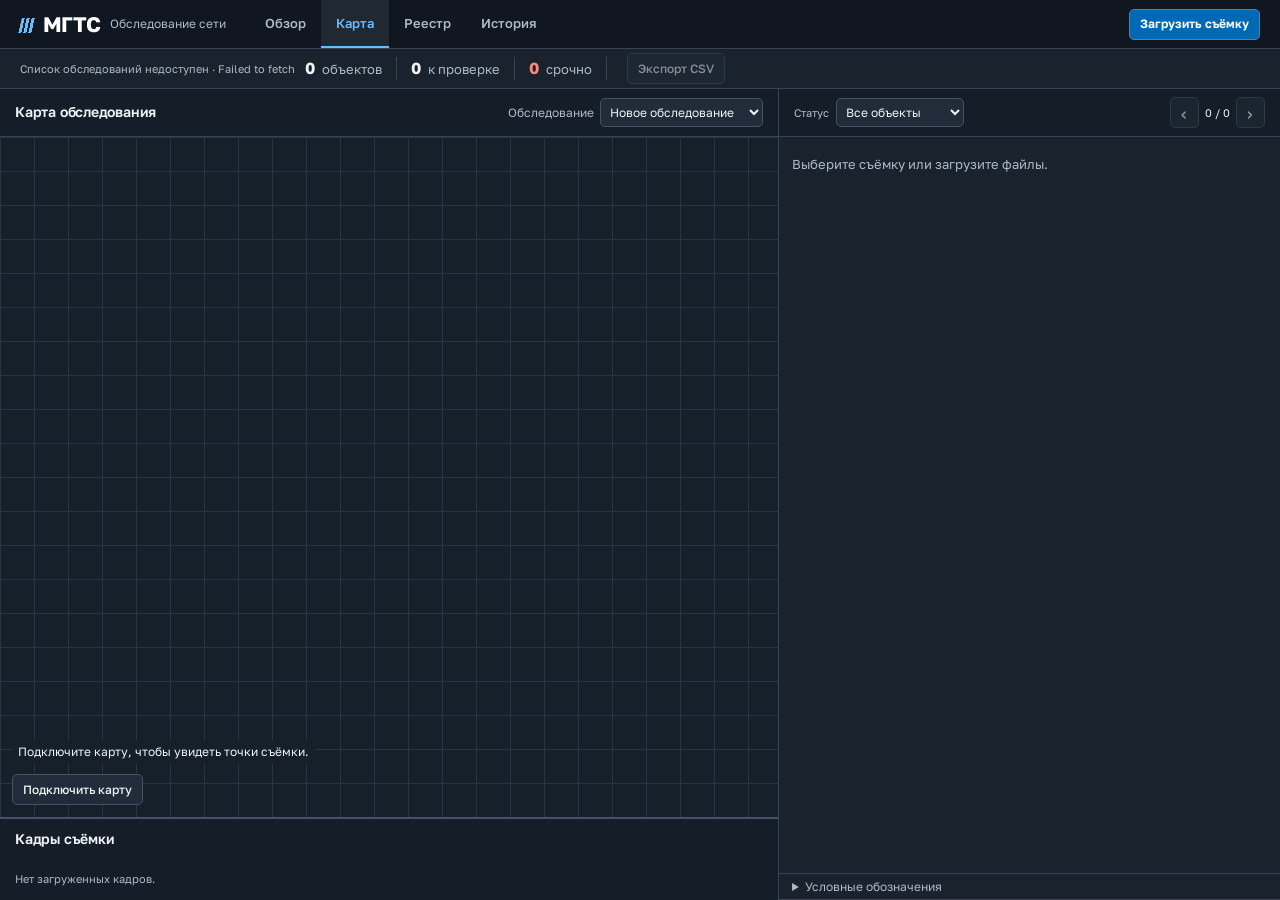
<file: frontend/index.html>
<!doctype html>
<html lang="ru">
<head>
<meta charset="utf-8">
<meta name="viewport" content="width=device-width, initial-scale=1">
<meta name="mgts-dgis-api-key" content="">
<meta name="mgts-inspection-data" content="./data/inspection.json?v=92bb539e3951">
<meta name="mgts-workspace" content="mgts">
<meta name="mgts-backend-api" content="http://localhost:8080">
<title>МГТС · Обследование сети</title>
<link rel="stylesheet" href="./styles.css?v=65ea4ba5390f">
<script defer src="./dgis-map.js?v=e899419ddde8"></script>
<script defer src="./drive.js?v=308d7e01209c"></script>
<script defer src="./backend-api.js?v=4a45d03e5f93"></script>
<script defer src="./inspection-feed.js?v=d09171e2deb6"></script>
<script defer src="./survey.js?v=56ce58cc69a3"></script>
<script defer src="./fieldwork.js?v=c731c3244cd2"></script>
<script defer src="./live-survey.js?v=2fd92c219ad3"></script>
<script defer src="./vendor/fflate-0.8.2.js"></script>
<script defer src="./image-trace.js?v=a0b0a63a0c99"></script>
<script defer src="./annotation-path.js?v=2ae6ed67ca47"></script>
<script defer src="./route-atlas.js?v=ad36c35f094d"></script>
<script defer src="./crew.js?v=96a87b6e4776"></script>
<script defer src="./finding-queue.js?v=04308928bbc3"></script>
<script defer src="./overview-retakes.js?v=683f619aea6a"></script>
<script defer src="./overview.js?v=c7b7593660ec"></script>
<script defer src="./operator.js?v=e7ca6e91c5d2"></script>
<script defer src="./app.js?v=0087316324ae"></script>
</head>
<body>
<header class="topbar">
  <div class="identity"><b>МГТС</b><span>Обследование сети</span></div>
  <nav aria-label="Разделы">
    <button data-view="overview" aria-pressed="false">Обзор</button>
    <button data-view="map" aria-pressed="true">Карта</button>
    <button data-view="registry" aria-pressed="false">Реестр</button>
    <button data-view="history" aria-pressed="false">История</button>
  </nav>
  <button class="button primary" data-action="upload" id="upload" disabled>Загрузить съёмку</button>
</header>
<main>
  <header class="survey-bar">
    <div class="survey-title" hidden><h1 id="page-title"></h1></div>
    <div id="status" class="subtle" role="status" hidden></div>
    <div class="totals" id="totals" aria-label="Сводка обследования"></div>
    <button class="button" id="route-report" data-action="route-report" hidden>Отчёт по обследованию</button>
    <button class="button" id="survey-export" data-action="export">Экспорт CSV</button>
  </header>
  <section id="map-view" class="map-view" aria-label="Карта и сведения об объекте">
    <div class="map-workspace">
      <div class="route-bar"><h2>Карта обследования</h2><label class="route-picker">Обследование <select id="job-select" aria-label="Выбрать обследование"><option value="new">Новое обследование</option></select></label><label id="route-picker" class="route-picker" hidden>Маршрут
          <select id="route-select" aria-label="Выбрать маршрут"></select>
        </label></div>
    <div class="map-area">
      <div id="map" aria-label="Карта объектов"></div>
      <div id="route-schematic" aria-hidden="true" hidden></div>
      <div class="map-controls">
        <div class="map-tools">
        <button type="button" class="button" id="section-toggle" hidden aria-pressed="false">Участки · 100 м</button>
        <button class="button" id="retake-toggle" hidden data-action="retakes" aria-pressed="false">Что переснять</button>
        <button class="button" data-action="fit" id="fit-button" hidden>Весь маршрут</button>
        <button class="button" data-action="pin" id="pin-button" aria-pressed="false" hidden>+ Поставить точку</button>
        <button class="button" type="button" data-action="map-settings" id="map-provider">Подключить карту</button>
        </div>
        <div id="route-hover" class="route-hover" hidden></div>
        <div id="map-status" class="map-status" role="status">Подключите карту, чтобы увидеть места съёмки.</div>
      </div>
      <div id="provider-zoom" class="provider-zoom" hidden>
        <button class="button icon" type="button" data-action="zoom-in" aria-label="Приблизить">+</button>
        <button class="button icon" type="button" data-action="zoom-out" aria-label="Отдалить">−</button>
      </div>
    </div>
      <section class="route-deck" aria-label="Просмотр кадров съёмки">
        <div id="section-strip" role="group" aria-label="Участки маршрута по приоритету" hidden></div>
        <div id="retake-list" hidden></div>
        <div class="deck-head"><h2 id="deck-title">Кадры съёмки</h2><button type="button" class="button" id="live-toggle" hidden aria-pressed="false">Следить за проездом</button><button type="button" class="button" id="live-event" hidden>Отметить событие</button><span id="live-status" role="status" hidden></span><button type="button" class="button" id="live-return" hidden>К последнему кадру</button><span id="route-count" class="mono" aria-live="polite"></span></div>
        <div class="route-time">
          <div id="drive-panel" class="drive-panel" aria-label="Демо-проезд" hidden>
            <button id="drive-play" type="button" class="button">Проезд 3D</button>
            <button id="drive-restart" type="button" class="button icon" aria-label="С начала" title="С начала">↻</button>
            <div class="seek-track"><input id="drive-progress" type="range" min="0" max="1000" value="0" aria-label="Позиция машины на маршруте"><span class="seek-ticks" id="seek-ticks"></span></div>
            <span id="drive-detail" class="mono"></span>
          </div>
          <div id="coverage" hidden><div class="coverage-caption"><span>Места съёмки</span><span id="coverage-detail"></span></div><div id="coverage-track" role="group" aria-label="Расстояния вдоль маршрута"></div></div>
        </div>
        <div id="class-filters" role="group" aria-label="Классы объектов"></div>
        <div id="route-frames" class="route-frames" aria-label="Кадры маршрута, переключение стрелками влево и вправо"></div>
        <section id="panorama-deck" aria-labelledby="panorama-title" hidden>
          <div class="deck-head"><h2 id="panorama-title">Панорамы Москвы</h2><span id="panorama-count" class="mono"></span><a class="button" href="./examples/moscow-panorama-defects-5.zip" download>Скачать 5 фото с дефектами</a></div>
          <div id="panorama-frames" class="route-frames" role="group" aria-label="Снимки из Яндекс Карт"></div>
        </section>
      </section>
    </div>
    <aside class="inspector" aria-label="Выбранный объект">
      <div class="inspector-bar">
        <label class="filter-label">Статус
          <select id="priority-filter" aria-label="Фильтр объектов по статусу">
            <option value="all">Все объекты</option><option value="retake">Что переснять</option><option value="urgent">Срочно</option><option value="review">На проверку</option><option value="normal">Без замечаний</option><option value="unverified">Не обследовано</option>
          </select>
        </label>
        <div class="stepper"><button class="button icon" data-action="prev" aria-label="Предыдущий объект">‹</button><span id="position"></span><button class="button icon" data-action="next" aria-label="Следующий объект">›</button></div>
      </div>
      <button type="button" id="section-back" class="button" hidden>← К участку</button>
      <div id="inspector-content"></div>
      <details class="status-guide">
        <summary>Условные обозначения</summary>
        <ul>
          <li><i class="dot urgent"></i>Срочно</li>
          <li><i class="dot review"></i>На проверку</li>
          <li><i class="dot normal"></i>Без замечаний</li>
          <li><i class="dot unverified"></i>Не обследовано</li>
        </ul>
      </details>

    </aside>
  </section>
  <section id="overview-content" class="overview" hidden aria-label="Обзор обследований"></section>
  <section id="list-view" class="list-view" hidden aria-label="Список записей"></section>
</main>
<dialog id="finding-dialog" aria-labelledby="finding-title">
  <div class="dialog-head"><h2 id="finding-title">Проверка рамок</h2><span id="finding-count" aria-live="polite"></span>
    <form method="dialog"><button class="button icon" aria-label="Закрыть проверку">×</button></form></div>
  <div id="finding-content"></div>
  <div class="dialog-foot" id="finding-actions"><button class="button primary" data-finding-action="accepted">Верно <kbd>A</kbd></button>
    <button class="button" data-finding-action="edit">Править <kbd>E</kbd></button>
    <button class="button" data-finding-action="rejected">Ложное обнаружение <kbd>R</kbd></button></div>
</dialog>
<dialog id="annotator" aria-labelledby="edit-title">
  <div class="dialog-head">
    <div><h2 id="edit-title">Разметка кадра</h2><p id="editor-filename" class="subtle mono"></p></div>
    <button class="button" id="next-frame" data-action="next-frame">Следующий кадр →</button>
    <button class="button icon" data-action="close-editor" aria-label="Закрыть разметку">×</button>
  </div>
  <div class="editor-tools">
    <label>Класс <select id="box-type"><option>Кабельный колодец</option><option>Опора связи</option><option>Шкаф связи</option><option>Кабель</option><option>Повреждение</option><option>Другое</option></select></label>
    <button class="button" data-action="draw" aria-pressed="true">Новая рамка</button>
    <button class="button" data-action="polyline" aria-pressed="false">Линия</button>
    <button class="button" data-action="polygon" aria-pressed="false">Контур</button>
    <label id="trace-choice" hidden><input type="checkbox" id="trace-image" checked> По изображению</label>
    <button class="button" data-action="trace-box" hidden>Обвести рамку</button>
    <button class="button" data-action="undo-vertex" hidden>Убрать вершину</button>
    <button class="button" data-action="finish-path" hidden>Завершить</button>
    <button class="button" data-action="redraw" aria-pressed="false">Перерисовать</button>
    <button class="button" data-action="delete-box">Удалить</button>
    <button class="button" data-action="box-json">JSON разметки</button>
    <label id="annotation-author-field" hidden>Оператор <input id="annotation-author" type="text" maxlength="128" autocomplete="name"></label>
    <button class="button" id="annotation-history" data-action="annotation-history" hidden>История версий</button>
    <button class="button" id="inference-button" data-action="show-inference" hidden>Результат модели</button>
  </div>
  <div id="annotation-log" aria-live="polite" hidden></div>
  <div class="edit-body">
    <div class="edit-viewport"><div id="editor-image" class="editor-image"><img id="edit-photo" alt="Снимок для ручной разметки" draggable="false"><div id="edit-boxes"></div></div></div>
    <aside id="boxes-list" class="boxes-list" aria-label="Разметка кадра"></aside>
  </div>
  <div class="dialog-foot"><span id="editor-hint" class="subtle" role="status">Потяни от одного угла рамки до противоположного.</span><button class="button primary" data-action="save-boxes">Сохранить</button></div>
</dialog>
<dialog id="box-json-dialog" aria-labelledby="box-json-title">
  <div class="dialog-head"><h2 id="box-json-title">JSON разметки кадра</h2><button class="button icon" data-action="close-json" aria-label="Закрыть JSON">×</button></div>
  <div class="json-editor">
    <label for="box-json-text">Координаты от 0 до 1. Для рамки — x, y, w, h. Для линии или контура — type (polyline или polygon) и points в виде пар [x, y].</label>
    <textarea id="box-json-text" spellcheck="false" rows="13"></textarea>
    <label>Открыть JSON <input id="box-json-file" type="file" accept=".json,application/json"></label>
    <p id="box-json-error" role="alert"></p>
  </div>
  <div class="dialog-foot"><button class="button" data-action="export-boxes">Скачать JSON</button><button class="button primary" data-action="apply-json">Применить к кадру</button></div>
</dialog>
<dialog id="inference-dialog" aria-labelledby="inference-title">
  <div class="dialog-head"><h2 id="inference-title">Результат модели</h2><button class="button icon" data-action="close-inference" aria-label="Закрыть">×</button></div>
  <pre id="inference-data"></pre>
</dialog>
<dialog id="correct-class-dialog"><form id="correct-class-form">
  <div class="dialog-head"><h2>Уточнить класс рамки</h2></div>
  <label class="file-field">Правильный класс<input id="correct-class-input" list="crew-classes" maxlength="120" required></label>
  <datalist id="crew-classes"><option>Опора освещения</option><option>Кабельный колодец</option><option>Шкаф связи</option><option>Опора связи</option><option>Светофор</option></datalist>
  <div class="dialog-foot"><button type="button" class="button" id="correct-class-cancel">Отмена</button><button class="button primary">Сохранить</button></div>
</form></dialog>
<dialog id="review-note" aria-labelledby="note-title">
  <form id="note-form"><div class="dialog-head"><h2 id="note-title">Отметить проблему</h2><button type="button" class="button icon" data-action="close-note" aria-label="Закрыть">×</button></div>
    <label class="file-field">Что проверить<textarea id="note-text" rows="4" required maxlength="1500"></textarea></label>
    <div class="dialog-foot"><span class="subtle" id="note-object"></span><button class="button primary">Сохранить заметку</button></div>
  </form>
</dialog>
<dialog id="compare-dialog" aria-labelledby="compare-title">
  <div class="dialog-head"><h2 id="compare-title">До / после</h2><button class="button icon" data-action="close-compare" aria-label="Закрыть сравнение">×</button></div>
  <div class="compare-body">
    <p id="compare-empty">Для сравнения нужны снимки этой точки за две разные даты.</p>
    <div id="compare-pair" hidden>
      <div class="compare-dates"><label>До <select id="compare-before"></select></label><label>После <select id="compare-after"></select></label></div>
      <div id="compare-stage"><img id="after-image" alt="Поздний снимок"><img id="before-image" alt="Ранний снимок"><input id="compare-range" type="range" min="0" max="100" value="50" aria-label="Граница между снимками"></div>
    </div>
    <form id="compare-form"><label>Дата съёмки <input type="date" id="repeat-date" required></label><label>Снимок этой точки <input id="repeat-image" type="file" accept="image/*" required></label><button type="submit" class="button">Добавить снимок</button></form>
    <p id="compare-message" role="status"></p>
  </div>
</dialog>
<dialog id="report-dialog" aria-labelledby="report-title"><div class="dialog-head"><h2 id="report-title">Отчёт по обследованию</h2><button class="button icon" data-action="close-report" aria-label="Закрыть">×</button></div><label class="report-filter"><input type="checkbox" id="problems-only"> Только проблемы</label><div id="report-body"></div><div class="dialog-foot"><button class="button" data-action="route-geojson">Скачать GeoJSON</button><button class="button" data-action="route-atlas">Печать маршрута</button><button class="button primary" data-action="print-report">Печать отчёта</button></div></dialog>
<dialog id="atlas-dialog" aria-labelledby="atlas-title">
  <div class="dialog-head"><h2 id="atlas-title">Атлас маршрута</h2><button class="button icon" data-action="close-atlas" aria-label="Закрыть атлас">×</button></div>
  <div id="atlas-body"></div>
  <div class="dialog-foot"><button class="button primary" data-action="print-atlas">Печать / PDF</button></div>
</dialog>
<dialog id="upload-dialog" aria-labelledby="upload-title">
  <form id="upload-form">
    <div class="dialog-head"><h2 id="upload-title">Добавить снимок</h2><button type="button" class="button icon" data-action="close-upload" aria-label="Закрыть загрузку">×</button></div>
    <label class="file-field">Фотография<input id="file" type="file" accept="image/*" required></label>
    <div class="dialog-foot"><span class="subtle" id="upload-message" role="status">Снимок откроется для ручной разметки.</span><button type="submit" class="button primary">Открыть снимок</button></div>
  </form>
</dialog>
<dialog id="map-settings" aria-labelledby="map-settings-title">
  <form id="map-settings-form">
    <div class="dialog-head"><h2 id="map-settings-title">Настройки карты</h2><button type="button" class="button icon" data-action="close-map-settings" aria-label="Закрыть настройки карты">×</button></div>
    <label class="file-field">Ключ Map Tiles API
      <input id="map-key-input" type="password" autocomplete="off" spellcheck="false" maxlength="200" required>
    </label>
    <p class="map-settings-note subtle" id="map-settings-note" role="status">Подойдёт демо-ключ с доступом к Map Tiles API.</p>
    <p class="map-settings-note subtle"><a href="https://platform.2gis.ru/ru/" target="_blank" rel="noopener noreferrer">Менеджер Платформы</a> · <a href="https://docs.2gis.com/platform-manager/demo-key" target="_blank" rel="noopener noreferrer">Получить демо-ключ</a></p>
    <div class="dialog-foot"><button class="button" type="button" data-action="reset-map-key" id="map-key-reset" hidden>Сбросить ключ</button><button class="button primary" type="submit">Подключить</button></div>
  </form>
</dialog>
    <dialog id="import">
      <div class="dialog-head"><h2>Загрузить съёмку</h2></div><div class="file-field">
      <p class="muted">
        Выберите фото, видео или папку YOLO Detection. Можно добавить GPX-трек и
        JSON с результатом модели. Можно загрузить архивы ДСС вместе или выбрать папку датасета с manifest.json и images/.
      </p>
      <input
        type="file"
        id="files"
        multiple
        accept=".jpg,.jpeg,.png,.webp,.mp4,.mov,.webm,.gpx,.json,.yaml,.yml,.txt,.xlsx,.zip"
        hidden
      /><input type="file" id="folder" webkitdirectory multiple hidden />
      <div class="actions">
        <button class="button" id="pick-files">Выбрать файлы</button
        ><button class="button" id="pick-folder">Выбрать папку</button>
      </div>
      <p id="chosen"></p>
      <label class="filter-label" id="inference-option" hidden>
        <input type="checkbox" id="run-detection">
        <span id="inference-label"></span>
      </label>
      <progress id="upload-progress" hidden></progress>
      <p id="import-error" class="error" role="alert"></p>
      </div><div class="dialog-foot">
        <button class="button primary" id="submit" disabled>Загрузить</button
        ><button class="button" id="cancel">Закрыть</button>
      </div>
    </dialog>

<output id="notice" class="notice" role="status" hidden></output>
</body>
</html>
</file>
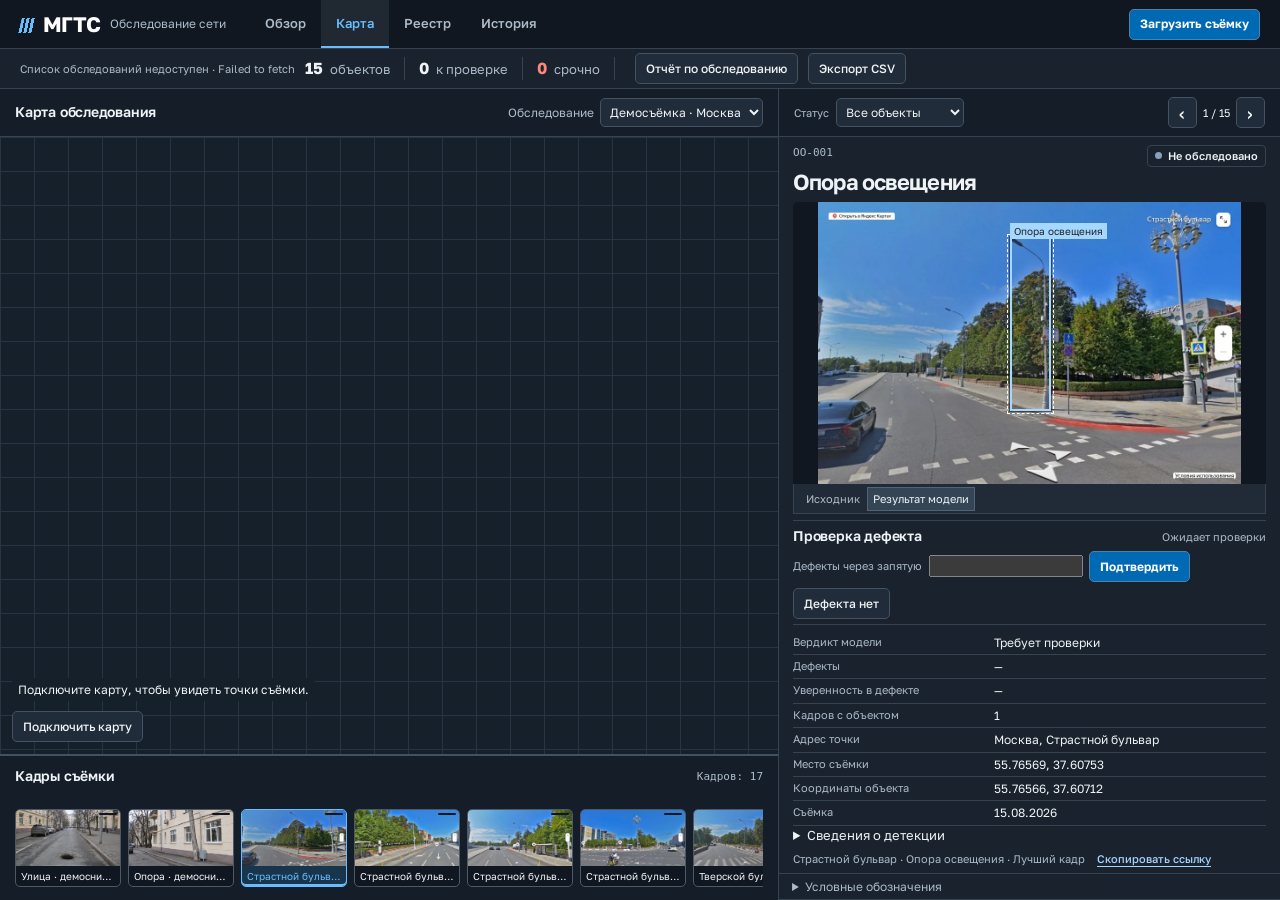
<file: frontend/workspace.html>
<!doctype html><html lang="ru"><meta charset="utf-8"><title>МГТС · Обследование сети</title>
<script>
const target = new URL("./", location.href);
target.search = location.search;
if (!target.searchParams.has("survey")) target.searchParams.set("survey", "demo");
target.hash = location.hash;
location.replace(target.href);
</script><a href="./?survey=demo">Открыть обследование</a></html>
</file>
<file: frontend/styles.css>
@font-face{font-family:Golos;src:url('./assets/golos-cyr.woff2') format('woff2');font-weight:400 800;font-display:swap;unicode-range:U+0301,U+0400-045F,U+0490-0491,U+04B0-04B1,U+2116}
@font-face{font-family:Golos;src:url('./assets/golos-lat.woff2') format('woff2');font-weight:400 800;font-display:swap;unicode-range:U+0000-00FF,U+2000-206F,U+2191,U+2193,U+2212,U+2215,U+FEFF}
:root{--ink:#222a32;--muted:#56616d;--line:#d5dbe1;--paper:#fff;--base:#f4f5f6;--brand:#284d6c;--urgent:#b8432c;--review:#6859a6;--normal:#387451}
*{box-sizing:border-box}
body{margin:0;background:var(--base);color:var(--ink);font:13px/1.45 Golos,system-ui,sans-serif}
h1,h2,h3,p,figure,dl,dd{margin:0}
button,select,input{font:inherit}
button,select{cursor:pointer}
button:disabled{cursor:default;opacity:.52}
button:focus-visible,a:focus-visible,select:focus-visible,input:focus-visible{outline:2px solid #6d9cc5;outline-offset:2px}
[hidden]{display:none!important}
.subtle{color:var(--muted);font-size:11px}.mono{font:11px/1.4 ui-monospace,monospace;font-variant-numeric:tabular-nums}.topbar{display:flex;align-items:stretch;gap:25px;padding:0 22px;background:#20262e;color:white;min-height:56px;border-bottom:1px solid #12181e}.identity{display:flex;align-items:center;gap:11px;white-space:nowrap}.identity b{font-size:19px;letter-spacing:.01em;padding-left:9px;border-left:3px solid var(--brand);line-height:1}.identity span{font-size:12px;color:#d0d7df}.topbar nav{display:flex;flex:1}.topbar nav button{background:none;color:#bfc8d2;border:0;border-bottom:2px solid transparent;padding:0 14px}.topbar nav button:hover{background:#2e3741}.topbar nav button[aria-pressed=true]{background:#2d3540;color:#fff;border-bottom-color:#9db8ce}.topbar>.button{align-self:center}
.button{display:inline-flex;align-items:center;justify-content:center;min-height:31px;padding:5px 10px;border:1px solid #bdc6d0;border-radius:3px;background:white;color:var(--ink);white-space:nowrap;font-size:12px;font-weight:500;text-decoration:none}.button:hover{background:#eef1f4}.button.primary{background:var(--brand);color:#fff;border-color:var(--brand)}.button.primary:hover{background:#1e3b55}.topbar .primary{background:#e5edf4;color:#202f3c;border-color:#e5edf4}.topbar .primary:hover{background:#cedde9}.button.icon{width:29px;padding:0;font-size:18px;line-height:1}.button[aria-pressed=true]{background:#e0ebf4;border-color:#7699b5}.survey-bar{display:flex;gap:18px;align-items:center;min-height:80px;padding:11px 22px;border-bottom:1px solid var(--line);background:#f8f9fa}.survey-title{margin-right:auto}.survey-title h1{font-size:24px;line-height:1.18;font-weight:630;letter-spacing:-.032em}.totals{display:flex;align-items:center}.total{margin-right:14px;padding-right:14px;border-right:1px solid #d4dae0;color:#485663;white-space:nowrap}.total:last-child{margin-right:0}.total b{font-size:16px;color:#22303d;margin-right:4px}.total.danger b{color:#a13c26}
.map-view{display:grid;grid-template-columns:minmax(0,1fr) minmax(320px,32%);min-height:620px;min-height:max(620px,calc(100svh - 104px))}.map-area{position:relative;isolation:isolate;min-width:0;min-height:420px;background:#eef0ec}#map{position:absolute;inset:0;z-index:0;background:#eef0ec}#map.placing-point{cursor:crosshair}.map-controls{position:absolute;z-index:2}.map-controls{top:12px;left:12px;max-width:calc(100% - 56px);pointer-events:none}.map-tools{display:flex;gap:6px;flex-wrap:wrap}.map-tools .button{pointer-events:auto}.map-tools .button{background:#fff;color:#222d37;border-color:#bdc6cf}.map-tools .button:hover,.map-tools .button[aria-pressed=true]{background:#e8f0f7;border-color:#829db3}.status{display:inline-flex;align-items:center;gap:6px}.dot{display:inline-block;width:7px;height:7px;border-radius:50%;background:var(--tone)}.urgent{--tone:var(--urgent);--text:#9b351f}.review{--tone:var(--review);--text:#6859a6}.normal{--tone:var(--normal);--text:#37604a}.map-status{width:fit-content;max-width:100%;margin-top:6px;background:#fff;color:#27333e;border:1px solid #bdc6cf;padding:5px 8px;font-size:11px}.map-mark{position:absolute;width:14px;height:14px;padding:0;border-radius:50%;background:var(--tone);border:2px solid #fff;box-shadow:0 0 0 1px #4b535b9e;cursor:pointer}.map-mark[aria-pressed=true]{z-index:1;box-shadow:0 0 0 2px #283b4b,0 0 0 4px #fff}
.inspector{background:#fdfdfe;border-left:1px solid var(--line);min-width:0}.inspector-bar{display:flex;align-items:center;justify-content:space-between;gap:8px;padding:10px 13px;border-bottom:1px solid var(--line)}.filter-label,.editor-tools label{display:flex;align-items:center;gap:7px;color:var(--muted);font-size:11px}select{min-height:29px;background:#fff;border:1px solid #bbc5cf;color:var(--ink);padding:3px 5px;border-radius:2px;font-size:12px}.stepper{display:flex;align-items:center;gap:6px;font-size:11px;white-space:nowrap}.inspector h2{font-size:19px;font-weight:650;line-height:1.25;letter-spacing:-.02em}.record-head{padding:13px 13px 9px}.record-id{color:var(--muted);display:flex;justify-content:space-between;gap:6px;margin-bottom:4px}.status{font-weight:550;color:var(--text);font-size:11px}.record-head p{margin-top:4px}.frame-panel{margin:0 13px 11px;min-width:0}.frame{position:relative;overflow:hidden;width:100%;line-height:0;background:#2e3741}.frame img{display:block;width:100%;height:auto}.frame-tools{min-height:36px;display:flex;align-items:center;justify-content:space-between;gap:4px;background:#f0f2f4;border:1px solid var(--line);border-top:0;padding:4px 6px}.frame-toggle{display:flex;gap:1px}.frame-toggle button{padding:3px 5px;border:1px solid transparent;background:none;color:#4e5a67;font-size:11px}.frame-toggle button[aria-pressed=true]{border-color:#bfcbd6;background:white;color:#222b32}.frame-tools .button{min-height:25px;font-size:11px;padding:3px 6px}
.box{position:absolute;left:calc(var(--x)*100%);top:calc(var(--y)*100%);width:calc(var(--w)*100%);height:calc(var(--h)*100%);border:2px solid var(--brand);pointer-events:none;box-shadow:0 0 0 1px #272323a0}.box.manual{border-color:#a6d8ff}.box.selected{outline:1px dashed #fff;outline-offset:2px}.box .tag{position:absolute;bottom:100%;left:-2px;max-width:180px;white-space:nowrap;overflow:hidden;text-overflow:ellipsis;padding:2px 4px;background:var(--brand);color:#22242a;font-size:10px;line-height:1.25}.box.manual .tag{background:#a6d8ff}.box.top .tag{bottom:auto;top:100%}.box.right .tag{left:auto;right:-2px}.record-data{padding:0 13px 14px}.record-data dl>div{display:grid;grid-template-columns:minmax(104px,1fr) minmax(0,1.4fr);gap:6px;padding:6px 0;border-bottom:1px solid #e5e8eb}.record-data dt{color:var(--muted);font-size:11px}.record-data dd{word-break:break-word;font-size:12px}.record-data .subtle{margin-top:8px}.empty{padding:18px 13px;color:var(--muted)}
.list-view{padding:18px 22px}.table-shell{overflow-x:auto;background:#fff;border:1px solid var(--line)}table{border-collapse:collapse;width:100%;white-space:nowrap;text-align:left}th,td{padding:9px 12px;border-bottom:1px solid #e3e7eb}th{font-size:11px;color:var(--muted);background:#e9edf1;font-weight:550}tbody tr:last-child td{border-bottom:0}tbody tr:hover{background:#f3f6f8}.table-link{color:#214d72;padding:0;border:0;background:none;text-decoration:underline;text-underline-offset:3px;font-weight:500}.file-cell{display:flex;align-items:center;gap:8px}.file-cell img{width:46px;height:31px;object-fit:cover}
dialog{width:min(1000px,calc(100% - 24px));max-height:calc(100% - 24px);color:var(--ink);background:#fff;border:1px solid #8596a6;padding:0;overflow:auto}dialog::backdrop{background:#18202ab8}#upload-dialog{width:min(500px,calc(100% - 24px))}.dialog-head,.dialog-foot,.editor-tools{display:flex;align-items:center;gap:8px;padding:9px 12px}.dialog-head,.dialog-foot{justify-content:space-between;background:#f5f7f8}.dialog-head{border-bottom:1px solid var(--line)}.dialog-head h2{font-size:16px}.dialog-foot{border-top:1px solid var(--line)}.editor-tools{border-bottom:1px solid var(--line);flex-wrap:wrap}.edit-body{display:grid;grid-template-columns:minmax(0,1fr) minmax(165px,24%)}.edit-viewport{background:#28313b;display:grid;place-items:center;min-width:0}.editor-image{position:relative;line-height:0;width:100%;touch-action:none;cursor:crosshair;user-select:none}.editor-image img{width:100%;display:block;max-height:58vh;object-fit:contain}.editor-image>img{height:auto;max-height:none}.boxes-list{padding:7px;border-left:1px solid var(--line)}.box-row{display:flex;justify-content:space-between;gap:5px;width:100%;text-align:left;padding:6px;margin-bottom:3px;border:1px solid var(--line);background:white;color:var(--ink);font-size:11px}.box-row[aria-pressed=true]{background:#e3eef7;border-color:#8ca9c1}.file-field{display:grid;gap:6px;padding:12px}.file-field input{max-width:100%}.notice{position:fixed;z-index:20;bottom:14px;right:14px;max-width:min(360px,calc(100% - 28px));background:#263342;color:#fff;border:1px solid #566779;padding:8px 12px}
@media(max-width:850px){.topbar{padding-inline:12px;gap:12px}.survey-bar{padding-inline:12px;gap:10px}.map-view{grid-template-columns:minmax(0,1fr) 310px}.list-view{padding:12px}.total{padding-right:8px;margin-right:8px}.total b{font-size:14px}}
@media(max-width:650px){.topbar{flex-wrap:wrap;justify-content:space-between;column-gap:8px}.identity,.topbar>.button{margin-block:9px}.topbar nav{order:3;flex-basis:100%;min-height:34px}.topbar nav button{padding-inline:10px}.survey-bar{flex-wrap:wrap;min-height:auto;padding-block:8px}.survey-title h1{font-size:19px}.totals{order:3;width:100%;margin-top:3px}.map-view{display:block;min-height:auto}.map-area{min-height:355px}.inspector{border-left:0;border-top:1px solid var(--line)}.edit-body{display:block}.boxes-list{border-left:0;max-height:85px;overflow:auto}.map-controls{top:7px;left:7px}}

@media(max-width:430px){.map-tools .button{font-size:11px;padding-inline:7px}}

@media(min-width:651px){
  .survey-bar:has(.survey-title[hidden]){min-height:48px;padding-block:8px}
}

#map-settings{width:min(500px,calc(100% - 24px))}
#map-settings input{min-height:32px;width:100%;border:1px solid #bdc6d0;border-radius:3px;padding:5px 8px}
#map-settings .dialog-foot{justify-content:flex-end}
.map-settings-note{margin:0 12px 9px}
.map-settings-note a{color:#214d72}
.provider-zoom{position:absolute;z-index:2;top:12px;right:12px;display:grid;gap:2px}
.dgis-marker{position:relative;display:block}
.unverified{--tone:#526d80;--text:#435d70}
.record-data a{color:#214d72}
#map:not(.map-active)~.map-controls{inset:0;max-width:none;display:flex;flex-direction:column-reverse;justify-content:center;align-items:center;gap:10px;padding:16px;text-align:center}
#map:not(.map-active)~.map-controls .map-status{margin:0;padding:0;background:none;border:0;font-size:13px}
.drive-panel{display:flex;align-items:center;gap:6px;width:fit-content;max-width:100%;margin-top:6px;padding:4px;border:1px solid #bdc6cf;background:#fff;pointer-events:auto}
.drive-panel input{width:clamp(56px,12vw,140px);min-width:0;accent-color:var(--brand)}
.drive-panel .mono{white-space:nowrap;color:#435869;padding-inline:4px}
.route-car{position:relative;width:20px;height:30px;background:#284d6c;border:2px solid #fff;border-radius:6px 6px 4px 4px;box-shadow:0 1px 5px #28313b70}
.route-car::before{content:"";position:absolute;inset:4px 2px auto;height:5px;border-radius:2px;background:#e2edf5}
.status-guide{padding:7px 13px;border-bottom:1px solid var(--line);font-size:12px}
.status-guide summary{width:fit-content;cursor:pointer;color:var(--muted)}
.status-guide ul{display:grid;grid-template-columns:repeat(2,minmax(0,1fr));gap:5px 10px;margin:8px 0 2px;padding:0;list-style:none}
.status-guide li{display:flex;align-items:center;gap:6px}

.point-tools{display:flex;gap:6px;flex-wrap:wrap;margin-top:10px}
#box-json-dialog{width:min(560px,calc(100% - 24px))}
.json-editor{display:grid;gap:8px;padding:12px}
.json-editor textarea{width:100%;resize:vertical;font:12px/1.45 ui-monospace,monospace}
.json-editor input{max-width:100%}
#annotator .dialog-head > div{flex:1;min-width:0;overflow-wrap:anywhere}
#next-frame{flex-shrink:0}
.box-entry + .box-entry{margin-top:6px}
.box-entry .table-link{margin:0 0 4px 6px}
.route-picker,.route-hover{background:#fff;border:1px solid #bdc6cf;width:fit-content;max-width:100%;margin-top:5px;padding:4px 7px;font-size:12px}
.route-picker{display:flex;align-items:center;gap:6px;pointer-events:auto}
.route-picker select{min-width:0;max-width:100%}
.route-hover{position:absolute;top:100%;color:#075d60;pointer-events:none}
#box-json-error{color:var(--urgent)}
#box-json-error:empty{display:none}

.frame button.box{pointer-events:auto;cursor:pointer;padding:0;background:transparent;min-height:0}
.editor-image[data-mode="edit"]{cursor:default}
.editor-image[data-mode="edit"] .box{pointer-events:auto;cursor:move}
.editor-image .box.selected{z-index:1}
.box-handle{position:absolute;display:block;width:11px;height:11px;border:1px solid #174764;background:#fff;border-radius:2px}
.box-handle[data-corner$="w"]{left:-6px}
.box-handle[data-corner$="e"]{right:-6px}
.box-handle[data-corner^="n"]{top:-6px}
.box-handle[data-corner^="s"]{bottom:-6px}
.box-handle[data-corner="nw"],.box-handle[data-corner="se"]{cursor:nwse-resize}
.box-handle[data-corner="ne"],.box-handle[data-corner="sw"]{cursor:nesw-resize}

/* Operator workspace */
:root {
  color-scheme:dark;
  --base:#101720; --paper:#19222d; --surface:#202c39; --ink:#eff3f6;
  --muted:#acbac9; --line:#354352; --brand:#69bdff; --brand-fill:#0069b4; --brand-hover:#0075c5;
  --brand-soft:#19354c; --brand-border:#4d83ab; --accent-ink:#fff;
  --urgent:#ff8678; --review:#b6abff; --normal:#81c4a5;
}
.topbar { min-height:49px; padding:0 20px; gap:24px; background:#101720; border-bottom:1px solid var(--line) }
.identity b { padding-left:0; border:0; font-size:21px; letter-spacing:-.055em }
.identity b::before { content:""; display:inline-block; height:15px; width:14px; margin-right:9px; vertical-align:-1px; transform:skew(-14deg); background:repeating-linear-gradient(90deg,var(--brand) 0 3px,transparent 3px 5px) }
.identity span { color:var(--muted) }
.topbar nav button { color:var(--muted); padding-inline:15px; font-weight:550 }
.topbar nav button[aria-pressed=true] { color:var(--brand); border-bottom-color:var(--brand); background:#202831 }
.button,.map-tools .button,select,.topbar .primary { background:var(--surface); color:var(--ink); border:1px solid #445262; border-radius:5px }
.button:hover,.topbar .primary:hover,.map-tools .button:hover { background:#324151; border-color:#76889b }
.button.primary,.button.confirm,#drive-play { color:var(--accent-ink); background:var(--brand-fill); border-color:var(--brand-border); font-weight:650 }
.button.primary:hover,.button.confirm:hover,#drive-play:hover { background:var(--brand-hover) }
.button[aria-pressed=true],.map-tools .button[aria-pressed=true] { color:var(--brand); background:var(--brand-soft); border-color:var(--brand-border) }
.survey-bar { min-height:61px; padding:10px 20px; background:#19222d; gap:10px }
.survey-title h1 { font-size:clamp(17px,1.95vw,25px); letter-spacing:-.04em }
.totals { margin-right:10px }
.total,.total b { color:var(--muted); border-color:var(--line) }
.total b { color:var(--ink) }.total.danger b { color:var(--urgent) }
.map-view { min-height:0; height:calc(100dvh - 110px); grid-template-columns:minmax(0,1.55fr) minmax(320px,1fr) }
.map-workspace { display:grid; grid-template-rows:auto minmax(180px,1fr) auto; min-width:0; min-height:0 }
.route-bar,.inspector-bar { display:flex; align-items:center; justify-content:space-between; flex-wrap:wrap; gap:8px; min-height:48px; padding:8px 15px; background:#151e28; border-bottom:1px solid var(--line) }
.route-bar h2,.deck-head h2,.review-heading h3 { margin:0; font-size:14px; font-weight:600; letter-spacing:-.015em }
.route-bar .route-picker { background:none; color:var(--muted); border:0; padding:0; margin:0; min-width:0 }
.route-picker select { max-width:min(280px,100%); color:var(--ink) }
.map-area { min-height:0; overflow:hidden; background:var(--base) }
#map:not(.map-active) { background-color:#16202a; background-image:linear-gradient(#263443 1px,transparent 1px),linear-gradient(90deg,#263443 1px,transparent 1px); background-size:34px 34px }
#route-schematic { position:absolute; inset:0; pointer-events:none }
#route-schematic svg { width:100%; height:100% }
#map:not(.map-active)~.map-controls { inset:auto auto 12px 12px; align-items:flex-start; padding:0; text-align:left; max-width:calc(100% - 24px) }
#map:not(.map-active)~.map-controls .map-status { background:#16202a; color:var(--ink); padding:3px 6px; font-size:12px }
.map-tools { gap:4px }.provider-zoom .button { background:#192430; color:white }
.map-status,.route-hover { color:var(--ink); background:#1c2936; border-color:#526473 }
.inspector { min-height:0; overflow:auto; background:var(--paper); scrollbar-color:#4c5a69 var(--paper) }
.inspector-bar { min-height:48px; gap:5px }
.record-head { padding:14px 16px 10px }.record-id { margin-bottom:5px; color:var(--muted) }
.inspector h2 { font-size:clamp(19px,1.7vw,26px); letter-spacing:-.04em }
.status { padding:2px 7px; border:1px solid var(--line); border-radius:4px; color:var(--ink) }
.unverified { --tone:#87a1bc; --text:#c5d3df }.urgent,.normal,.review { --text:var(--ink) }
.frame-panel { margin:0 16px 11px }
.frame { border-radius:5px 5px 0 0 }
.frame-tools,.dialog-head,.dialog-foot { background:#202b37; border-color:var(--line) }
.frame-toggle button { color:var(--muted) }.frame-toggle button[aria-pressed=true] { color:var(--ink); background:#344555; border-color:#526373 }
.review-controls { margin:12px 16px; padding:10px 0 13px; border-block:1px solid var(--line) }
.review-heading,.deck-head { display:flex; justify-content:space-between; align-items:center; gap:8px }
.review-heading span,.deck-head .mono { color:var(--muted); font-size:11px }
.review-buttons { display:flex; flex-wrap:wrap; gap:6px; margin-top:9px }.review-controls p { margin-top:8px; overflow-wrap:anywhere }
.record-data { padding-inline:16px }
.record-data dl>div,th,td { border-color:var(--line) }
.record-data a,.table-link,.map-settings-note a { color:#a5d4ff }
.record-data dd { font-size:12px }.status-guide { border-block:1px solid var(--line) }
.route-deck { background:#151e28; border-top:2px solid #425163; padding:10px 15px 13px; min-width:0 }
.deck-head { margin-bottom:6px }
.drive-panel { width:100%; border:0; margin:0 0 9px; padding:0; background:none; gap:8px }
.drive-panel .mono { color:var(--muted) }.drive-panel .seek-track { position:relative; flex:1; min-width:30px }
.drive-panel input { width:100%; display:block; margin:0; accent-color:var(--brand) }
.seek-ticks { position:absolute; inset:100% 8px auto; pointer-events:none }.seek-mark { position:absolute; top:-1px; width:9px; height:11px; transform:translateX(-50%); padding:0; border:0; background:transparent; pointer-events:auto; }
.seek-mark::before { content:""; position:absolute; left:4px; top:2px; width:2px; height:4px; background:var(--brand) }
.seek-mark span { display:none; position:absolute; bottom:10px; left:50%; transform:translateX(-50%); min-width:96px; max-width:150px; padding:3px; border:1px solid var(--brand); border-radius:4px; background:var(--surface); color:var(--ink); font-size:11px; }
.seek-mark img { display:block; width:96px; border-radius:2px }
.seek-mark:is(:hover,:focus-visible) { z-index:3 }.seek-mark:is(:hover,:focus-visible) span { display:block }
.route-frames { display:flex; gap:7px; overflow-x:auto; scrollbar-width:thin; min-width:0 }
.film-shot { position:relative; width:106px; flex:0 0 106px; padding:0; border:1px solid #4d5966; border-radius:5px; overflow:hidden; background:var(--base); color:var(--ink); text-align:left }
.film-shot img { width:100%; height:56px; object-fit:cover; display:block }
.film-shot span { display:block; padding:3px 5px; font-size:10px; white-space:nowrap; overflow:hidden; text-overflow:ellipsis }
.film-shot:hover { border-color:#c6ced6 }.film-shot[aria-pressed=true] { border-color:var(--brand); color:var(--brand); background:var(--brand-soft); box-shadow:inset 0 -2px var(--brand) }
.table-shell,dialog,.box-row { color:var(--ink); background:var(--paper); border-color:var(--line) }
th,.box-row[aria-pressed=true] { background:#273340; color:var(--ink) }tbody tr:hover { background:#23303c }
.queue-tools { margin-bottom:10px }.table-shell td { max-width:35ch; overflow:hidden; text-overflow:ellipsis }
dialog { border-radius:8px }.edit-viewport { background:#101820 }.dialog-foot { gap:8px }.file-field textarea,.json-editor textarea,#map-settings input { background:var(--base); color:var(--ink); border:1px solid #526373; padding:8px; border-radius:4px }
#review-note,#report-dialog { max-width:620px }#report-body { padding:16px }
#report-body article { display:grid; grid-template-columns:minmax(100px,32%) 1fr; align-items:center; gap:14px; padding:10px 0; border-bottom:1px solid var(--line); break-inside:avoid }
#report-body .frame { border-radius:3px }#report-body article p { color:var(--muted) }
@media(min-width:901px) and (max-height:630px) { .map-view { height:max(450px,calc(100dvh - 110px)) }.film-shot img { height:42px } }
@media(max-width:900px) { .identity span { display:none }.map-view { grid-template-columns:minmax(0,1.35fr) minmax(300px,1fr) }.topbar { gap:12px }.route-bar { gap:4px }.survey-bar { flex-wrap:wrap }.totals { margin-right:0 } }
@media(max-width:700px) {
  .topbar { min-height:44px; flex-wrap:wrap; padding:5px 10px }.identity,.topbar>.button { margin:0 }.topbar nav { order:0; flex:1 1 auto; min-height:30px }.topbar nav button { padding:0 7px;font-size:12px }
  .survey-bar { padding:9px 10px; gap:6px }.survey-title { flex:1 1 100% }.survey-bar .totals { order:0; width:auto; flex:1 1 auto }.total { font-size:10px; padding-right:4px;margin-right:4px }.survey-bar .button { font-size:10px; min-height:26px; padding:3px 5px }
  .map-view { height:auto; display:flex; flex-direction:column }.map-workspace { grid-template-rows:auto clamp(240px,43svh,420px) auto }
  .route-bar,.inspector-bar,.route-deck { padding-inline:10px }.route-bar h2 { font-size:12px }.route-bar .route-picker { font-size:0 }.route-picker select { max-width:65vw;font-size:11px }
  .film-shot { width:85px;flex-basis:85px }.film-shot img { height:42px }.inspector { overflow:visible }.map-area { min-height:0 }
}
@media print {
  body:has(#report-dialog[open]) > :not(#report-dialog) { display:none!important }
  #report-dialog[open] { display:block; position:static; width:100%; max-width:none; max-height:none; overflow:visible; margin:0; border:0; background:white; color:black }
  #report-dialog .dialog-head { background:white }#report-dialog article p { color:#333 }#report-dialog button,#report-dialog .dialog-foot { display:none }
  #report-dialog::backdrop { background:none }
}
.route-car { background:var(--brand-fill); border-color:#d8f0ff }.route-car::before { background:#d8f0ff }
@media(max-width:700px) {
  .topbar { display:grid; grid-template-columns:auto 1fr auto; gap:6px }.identity { gap:0 }
  .topbar nav { justify-self:center }.topbar .button { padding-inline:5px; font-size:10px }
  .survey-bar { display:grid; grid-template-columns:1fr auto auto }.survey-title { grid-column:1/-1 }
  .survey-bar .totals { justify-self:start; display:flex; flex-wrap:wrap; gap:2px }.survey-bar .total { border:0 }
}

.record-foot { display:flex; flex-wrap:wrap; gap:3px 12px; align-items:baseline; margin-top:6px; color:var(--muted); font-size:11px }
.frame-bounds { position:relative }
@media (min-width:701px) {
  body:has(#map-view:not([hidden])) { height:100dvh; display:flex; flex-direction:column }
  body:has(#map-view:not([hidden])) main { flex:1; min-height:0; display:flex; flex-direction:column }
  .survey-bar:has(.survey-title[hidden]) { min-height:40px; padding-block:4px }
  .survey-title[hidden] + .totals { margin-right:auto }
  #map-view { height:auto; flex:1; min-height:0 }
  .inspector { display:flex; flex-direction:column }
  .inspector-bar,.status-guide { flex:none }
  #inspector-content { flex:1; min-height:min-content; display:flex; flex-direction:column }
  .record-head { padding:8px 14px 6px }
  .record-id { margin-bottom:2px }
  .frame-panel { display:flex; flex-direction:column; flex:1; margin:0 14px; min-height:120px }
  .frame-panel .frame { flex:1; display:grid; place-items:center; container-type:size; background:var(--base) }
  .frame-panel .frame img { max-width:100%; max-height:100cqh; width:auto }
  .frame-tools { flex:none; min-height:30px; padding-block:2px }
  .review-controls { margin:6px 14px; padding:5px 0 }
  .review-buttons { margin-top:4px }
  .record-data { padding:0 14px 6px }
  .record-data dl>div { padding:3px 0 }
  .point-tools { margin-top:6px }
  .status-guide { padding-block:4px }
}
@media (min-width:701px) and (max-height:740px) {
  .frame-panel { min-height:84px }
  .inspector .button { min-height:26px; padding-block:3px }
  .inspector-bar { min-height:38px; padding-block:4px }
  .record-data dl>div { padding-block:2px }
  .review-buttons { gap:4px }
}
[data-review="pending"] { --mark-color:var(--muted) }
[data-review="unseen"] { --mark-color:var(--review) }
[data-review="confirmed"] { --mark-color:var(--normal) }
[data-review="flagged"] { --mark-color:var(--urgent) }
.seek-mark { width:15px; height:15px }
.seek-mark::before,.film-shot::before { content:attr(data-symbol); background:var(--base); color:var(--mark-color); font:700 13px/15px system-ui,sans-serif; text-align:center; border-radius:3px }
.seek-mark::before { inset:0; width:auto; height:auto }
.film-shot::before { position:absolute; top:3px; right:3px; min-width:16px; padding:1px }
.change-head { display:flex; flex-wrap:wrap; gap:12px; align-items:center; margin-bottom:8px }
.change-head select { max-width:100% }
.change-log h2,.history-frames { font-size:16px; font-weight:600 }
.history-frames { margin:18px 0 8px }
.retakes-active > :is(.deck-head,.drive-panel,.route-frames) { display:none }
#retake-list h2 { font-size:14px; margin:0 0 6px }
#retake-list ol { display:flex; overflow:auto; gap:8px; list-style-position:inside; margin:0; padding:0 0 4px }
#retake-list li { flex:none; color:var(--muted) }
#retake-list button { padding:5px 8px; background:var(--surface); color:var(--ink); border:1px solid var(--line); border-radius:4px; text-align:left; vertical-align:middle }
#retake-list button[aria-pressed=true] { border-color:var(--brand) }
#retake-list span { display:block; font-size:11px; color:var(--muted) }
.compare-link { margin-left:auto; font-size:11px }
survey-crop { display:grid; place-items:center; min-width:0; background:var(--base); color:var(--muted); line-height:1.3 }
survey-crop canvas,survey-crop img { display:block; max-width:100%; height:auto }
.frame-panel survey-crop { width:100%; height:100% }
.frame-panel survey-crop canvas { max-height:38vh; object-fit:contain }
@media (min-width:701px) { .frame-panel survey-crop canvas { max-height:100cqh } }
#report-body survey-crop canvas { max-height:160px; object-fit:contain }
#report-body article:has(>div:only-child) { grid-template-columns:1fr }
.report-filter { display:flex; gap:6px; align-items:center; padding:12px 16px 0 }
#compare-dialog { max-width:820px }
.compare-body { padding:12px }
.compare-dates,#compare-form { display:flex; flex-wrap:wrap; align-items:end; gap:10px }
.compare-dates label { flex:1; min-width:0 }
.compare-dates select { width:100% }
#compare-stage { --split:50%; position:relative; margin-top:8px; height:min(51dvh,500px); background:#0e141c; overflow:hidden }
#compare-stage img { position:absolute; inset:0; width:100%; height:100%; object-fit:contain }
#before-image { clip-path:inset(0 calc(100% - var(--split)) 0 0); background:#0e141c }
#compare-stage::after { content:''; pointer-events:none; position:absolute; left:var(--split); inset-block:0; border-left:2px solid white; box-shadow:1px 0 3px #111 }
#compare-range { position:absolute; inset:0; margin:0; width:100%; height:100%; opacity:0; cursor:ew-resize; z-index:1 }
#compare-stage:focus-within { outline:2px solid var(--brand) }
#compare-form { margin-top:12px }
#compare-form label { display:grid; gap:4px; min-width:0; color:var(--muted); font-size:12px }
#compare-form input { max-width:100% }
#compare-message:not(:empty) { margin-top:7px }
@media print {
  body:has(#report-dialog[open]) { display:block!important; height:auto!important }
  #report-dialog .report-filter { display:none }
  #report-body survey-crop { background:white }
}
#compare-stage::before { content:'↔'; pointer-events:none; position:absolute; top:50%; left:clamp(13px,var(--split),calc(100% - 13px)); transform:translate(-50%,-50%); z-index:1; padding:2px 5px; border:1px solid white; border-radius:4px; background:#16202a; color:white }

#inference-data { margin: 1rem; max-height: 60vh; overflow: auto; white-space: pre-wrap; overflow-wrap: anywhere; }

.deck-head { flex-wrap:wrap; justify-content:flex-start }
#route-count { margin-left:auto }
#panorama-count { margin-left:auto }
#panorama-deck { margin-top:8px; padding-top:8px; border-top:1px solid var(--line) }
#panorama-deck .film-shot::before { content:none }
#panorama-deck .film-shot:focus-visible { outline:2px solid var(--brand); outline-offset:-2px }
#inspector-content .panorama-preview { margin-bottom:12px }
#live-status { color:var(--muted); font-size:11px }
#live-toggle,#live-return { min-height:26px; padding:3px 8px; font-size:12px }
#live-toggle[aria-pressed=true],#live-return { border-color:var(--brand); color:var(--brand) }
#class-filters { display:flex; gap:5px; overflow-x:auto; margin:5px 0 7px; padding:2px }
#class-filters button { flex:none; color:var(--muted); border:1px solid var(--line); background:transparent; border-radius:4px; padding:3px 7px; font-size:12px; cursor:pointer }
#class-filters button[aria-pressed=true] { color:var(--brand); background:var(--brand-soft); border-color:var(--brand) }
#class-filters span { font-variant-numeric:tabular-nums; margin-left:3px }
#coverage { margin:6px 2px 0 }
.coverage-caption { display:flex; flex-wrap:wrap; justify-content:space-between; color:var(--muted); font-size:11px }
#coverage-track { position:relative; height:16px; margin:0 2px }
.coverage-gap { position:absolute; height:100%; padding:0; background:transparent; border:0; cursor:pointer }
.coverage-gap::before { content:""; position:absolute; inset:6px 0; background:var(--line) }
.coverage-gap.long::before { background:repeating-linear-gradient(115deg,#8498a9 0 2px,#344350 2px 5px) }
.coverage-gap:is(:hover,:focus-visible)::before { background:var(--brand) }
#coverage-track i { position:absolute; top:3px; bottom:3px; width:2px; background:var(--brand); pointer-events:none }
.route-time { display:grid; grid-template-columns:auto auto minmax(0,1fr) auto; align-items:center; column-gap:8px }
.route-time .drive-panel:not([hidden]) { display:contents }
.route-time #coverage { grid-column:1 / -1 }
.route-time .drive-panel:not([hidden]) + #coverage { grid-column:3; margin:14px 8px 0 }
.retakes-active > .route-time { display:none }

#section-strip { display:flex; gap:4px; overflow-x:auto; margin-bottom:7px }
#section-strip button { flex:none; padding:3px 6px; color:var(--ink); background:var(--surface); border:1px solid var(--line); border-top:3px solid var(--section-color); font-size:11px; cursor:pointer }
#section-strip [aria-pressed=true] { outline:1px solid var(--brand); outline-offset:-1px }
.crew-card { padding:12px 15px }
.crew-card h2 { margin:0 0 6px }
.crew-card ul { list-style:none; padding:0; margin:8px 0 }
.crew-card li button { display:flex; align-items:center; width:100%; padding:8px 0; gap:10px; border:0; border-bottom:1px solid var(--line); background:none; color:var(--ink); text-align:left; cursor:pointer }
.crew-card li img { width:84px; max-height:65px; object-fit:cover }
.crew-card li span span { display:block; font-size:12px; color:var(--muted) }
.section-state { border-left:4px solid var(--section-color); padding-left:7px; margin:6px 0 12px }
#section-back { align-self:flex-start; margin:6px 12px }
.box-decisions { display:flex; align-items:center; flex-wrap:wrap; gap:5px; padding:5px; border:1px solid var(--line) }
.box-decisions strong { font-size:12px; margin-right:auto }
.box-decisions .button,#live-event { padding:3px 7px; min-height:26px; font-size:11px }
.box-decisions [aria-pressed=true] { color:var(--brand); border-color:var(--brand) }
.box.rejected-box { border-style:dashed; opacity:.65 }

/* Paths use normalized image coordinates, including horizontal and vertical lines. */
.path-shape { position:absolute; inset:0; width:100%; height:100%; padding:0; border:0; background:none; pointer-events:none; color:#83caff }
.path-shape svg { position:absolute; inset:0; width:100%; height:100%; overflow:visible }
.path-ink { fill:none; stroke:currentColor; stroke-width:3px; stroke-linecap:round; stroke-linejoin:round }
polygon.path-ink { fill:rgba(105,189,255,.18) }
.path-shape.selected .path-ink { stroke:#fff }
.rejected-path { opacity:.6; stroke-dasharray:5 3 }
button.path-shape .path-ink,.editor-image[data-mode="edit"] .path-ink { pointer-events:visiblePainted; cursor:pointer }
.editor-image[data-mode="edit"] .path-ink { cursor:move }
.path-node { position:absolute; width:12px; height:12px; border:2px solid #14577b; background:white; border-radius:50%; transform:translate(-50%,-50%); pointer-events:auto; cursor:grab }
.path-label { position:absolute; transform:translateY(-100%); background:#a6d8ff; color:#102536; font:11px/1.25 sans-serif; padding:1px 4px; white-space:nowrap }
.path-shape.draft .path-node { pointer-events:none }
#atlas-dialog { width:min(800px,95vw) }
.atlas-sheet { padding:18px; background:#fff; color:#172d40; overflow-wrap:anywhere }
.atlas-sheet h2 { font-size:21px; margin:0 0 8px }
.atlas-sheet p { margin:4px 0; font-size:13px }
.atlas-sheet + .atlas-sheet { border-top:1px solid #bdcbd4 }
.atlas-map { width:100%; max-height:44vh; background:#f2f5f7; margin:12px 0 }
.atlas-entry { margin-top:12px; border-top:1px solid #c6d1d9; padding-top:8px }
.atlas-photo { margin:6px 0; text-align:center; line-height:0 }
.atlas-photo > div { position:relative; display:inline-block; max-width:100% }
.atlas-photo img { display:block; width:auto; height:auto; max-width:100%; max-height:220px }
@media print {
  body:has(#atlas-dialog[open]) { display:block!important; height:auto!important; overflow:visible!important; background:white }
  body:has(#atlas-dialog[open]) > :not(#atlas-dialog) { display:none!important }
  #atlas-dialog[open] { display:block; position:static; inset:auto; width:100%; max-width:none; height:auto; max-height:none; margin:0; padding:0; overflow:visible; border:0; border-radius:0 }
  #atlas-dialog::backdrop,#atlas-dialog .dialog-head,#atlas-dialog .dialog-foot { display:none }
  .atlas-sheet { padding:2mm; print-color-adjust:exact; -webkit-print-color-adjust:exact }
  .atlas-sheet + .atlas-sheet { break-before:page; border:0 }
  .atlas-map { max-height:125mm }
  .atlas-entry { break-inside:avoid; margin-top:4mm }
  .atlas-photo img { max-height:68mm }
}

.atlas-sheet.single-stop .atlas-photo img { max-height:420px }
@media print { .atlas-sheet.single-stop .atlas-photo img { max-height:155mm } }

#annotation-author { width:12em; max-width:100%; padding:4px 6px; color:var(--ink); background:var(--base); border:1px solid var(--line); border-radius:4px }
#annotation-log { max-height:9em; overflow:auto; padding:6px 12px; font-size:12px }

.overview { width:min(1440px,100%); margin:0 auto; padding:clamp(14px,2.6vw,40px); color:var(--ink) }
.overview-head,.overview-route-heading,.overview-metrics,.overview-statuses div,.overview-route-heading button { display:flex; align-items:center }
.overview-head { justify-content:space-between; gap:14px; margin:0 0 24px }
.overview h1 { margin:0; font-size:clamp(25px,3vw,42px); line-height:1.1; letter-spacing:-.045em }
.overview-metrics { gap:clamp(16px,3vw,44px); padding:0 0 0 18px; border-left:1px solid var(--line) }
.overview dt,.overview small,.overview-caption,.overview-route-heading>span { color:var(--muted); font-size:12px }
.overview-metrics dd { font-size:24px; font-weight:650; font-variant-numeric:tabular-nums }
.overview-grid { display:grid; grid-template-columns:minmax(0,1.55fr) minmax(280px,1fr); gap:18px; align-items:start }
.overview-side { display:grid; gap:16px }
.overview-grid section { min-width:0; background:var(--paper); border:1px solid var(--line); border-radius:7px; overflow:hidden }
.overview h2 { font-size:17px; line-height:1.25; letter-spacing:-.02em; margin:16px 18px 12px }
.overview-plot { position:relative; isolation:isolate; border-block:1px solid var(--line); background:#151c24 }
#overview-map, #capture-overview-map { width:100%; height:clamp(255px,34vh,380px); background:#151c24; touch-action:none; overscroll-behavior:contain }
.overview-map-number { padding:0; cursor:pointer; display:grid; place-items:center; width:22px; height:22px; box-sizing:border-box; border:2px solid; border-radius:50%; background:#102233; color:white; font:600 12px/1 sans-serif }
#overview-map-notice { position:absolute; z-index:1000; left:8px; bottom:6px; padding:3px 6px; background:#151c24; color:var(--muted) }
.overview ul { list-style:none; margin:0; padding:0 }
.overview li+li { border-top:1px solid var(--line) }
.overview-routes li { padding:12px 18px }
.overview-route-heading { justify-content:space-between; gap:8px; margin-bottom:5px }
.overview-route-heading button,.overview-queue button { padding:0; background:transparent; border:0; color:var(--ink); text-align:left; font:inherit; cursor:pointer }
.overview-route-heading button { gap:8px; font-weight:600 }
.overview-number { display:grid; place-items:center; min-width:21px; height:21px; border:1px solid var(--brand-border); border-radius:50%; color:var(--brand); font-size:12px }
.overview-route-heading>span { white-space:nowrap }
.overview-band,.overview-distribution { display:flex; width:100%; gap:2px }
.overview-band button { flex-basis:0; min-width:0; height:20px; border:0; padding:0; background:linear-gradient(var(--segment),var(--segment)) center/100% 7px no-repeat; cursor:pointer }
.overview-band button:hover,.overview-band button:focus-visible { background-size:100% 13px }
.overview-caption { margin:0 18px }
.overview-distribution { width:calc(100% - 36px); height:12px; margin:13px 18px; border-radius:3px; overflow:hidden; background:var(--base) }
.overview-statuses { margin:0 18px 14px }
.overview-statuses div { gap:8px; padding:4px 0 }
.overview-statuses i { width:8px; height:8px; border-radius:50% }
.overview-statuses dd { margin-left:auto; font-variant-numeric:tabular-nums }
.overview-queue button { width:100%; display:grid; grid-template-columns:55px minmax(0,1fr) auto; align-items:center; gap:9px; padding:10px 16px }
.overview-queue button:hover,.overview-route-heading button:hover { color:var(--brand) }
.overview-queue img,.overview-no-photo { width:55px; height:41px; border-radius:3px; object-fit:cover }
.overview-no-photo { display:grid; place-items:center; font-size:10px; background:var(--base); color:var(--muted) }
.overview-queue strong,.overview-queue small { display:block; overflow-wrap:anywhere; line-height:1.35 }
.overview-priority { color:var(--segment); font-size:11px; text-align:right }
.overview-empty { padding:16px; color:var(--muted) }
@media(max-width:840px) { .overview-grid { grid-template-columns:1fr } .overview-head { flex-wrap:wrap } }
@media(max-width:480px) { .overview-head { display:grid; gap:12px } .overview-metrics { padding:0; border:0 } .overview-route-heading button { font-size:13px } .overview-queue button { grid-template-columns:47px minmax(0,1fr) } .overview-priority { grid-column:2; text-align:left } }

.overview-section-head { display:flex; align-items:center; justify-content:space-between; gap:10px; padding-right:14px }
.overview-section-head .button { margin-block:6px; flex-shrink:0 }
#retake-layer[aria-pressed="true"] { background:var(--brand); color:var(--base) }
#retake-task-panel { padding:12px 18px; border-bottom:1px solid var(--line) }
#retake-task-panel:not([hidden]) { display:grid; gap:8px }
#retake-task-panel select { width:100%; min-width:0 }
.retake-pin { width:21px; height:21px; padding:0; border-radius:4px; background:#ffab81; border:2px solid #24190f; color:#24190f; font-weight:800; cursor:pointer }
#finding-dialog { max-width:720px }
#finding-count { margin-left:auto; color:var(--muted) }
#finding-content { padding:14px }
#finding-content survey-crop { min-height:180px }
#finding-content canvas,#finding-content img { max-height:48vh; object-fit:contain }
.finding-meta { display:grid; gap:4px; padding-top:12px }
.finding-meta small { color:var(--muted) }
#finding-actions { flex-wrap:wrap }
#finding-actions kbd { margin-left:4px; opacity:.8 }

#import { width:min(500px,calc(100% - 24px)) }
#import .file-field { display:grid; gap:8px }
#import progress { width:100% }
#import .error { color:var(--urgent) }
#job-select { max-width:min(42vw,285px) }
.review-buttons #defect { width:clamp(80px,12vw,165px); min-width:0 }
.frame-tools label { color:var(--muted);font-size:11px;min-width:0 }
.frame-tools select { max-width:145px }

@media(max-width:480px) {
  .topbar { grid-template-columns:1fr auto; padding-block-start:4px }
  .topbar .identity { grid-column:1; grid-row:1 }
  .topbar #upload { grid-column:2; grid-row:1 }
  .topbar nav { grid-column:1/-1; grid-row:2; justify-self:stretch }
  .topbar nav button { flex:1; min-height:32px }
  .survey-bar:has(#status:not([hidden])) #status { grid-column:1/-1 }
}

#cabinet-defects { display:flex; flex:1 0 100%; flex-wrap:wrap; gap:4px 12px; border:0; padding:0; margin:0 }
#cabinet-defects legend { color:var(--muted) }
#cabinet-defects label, .cabinet-location label { display:inline-flex; align-items:center; gap:4px }
.cabinet-location form { display:flex; flex-wrap:wrap; align-items:end; gap:6px; margin:6px 0 }
.cabinet-location input { width:9em; max-width:100% }

.frame-tools { flex-wrap:wrap }
.frame-tools .remove-frame { margin-inline-start:auto }
</file>
